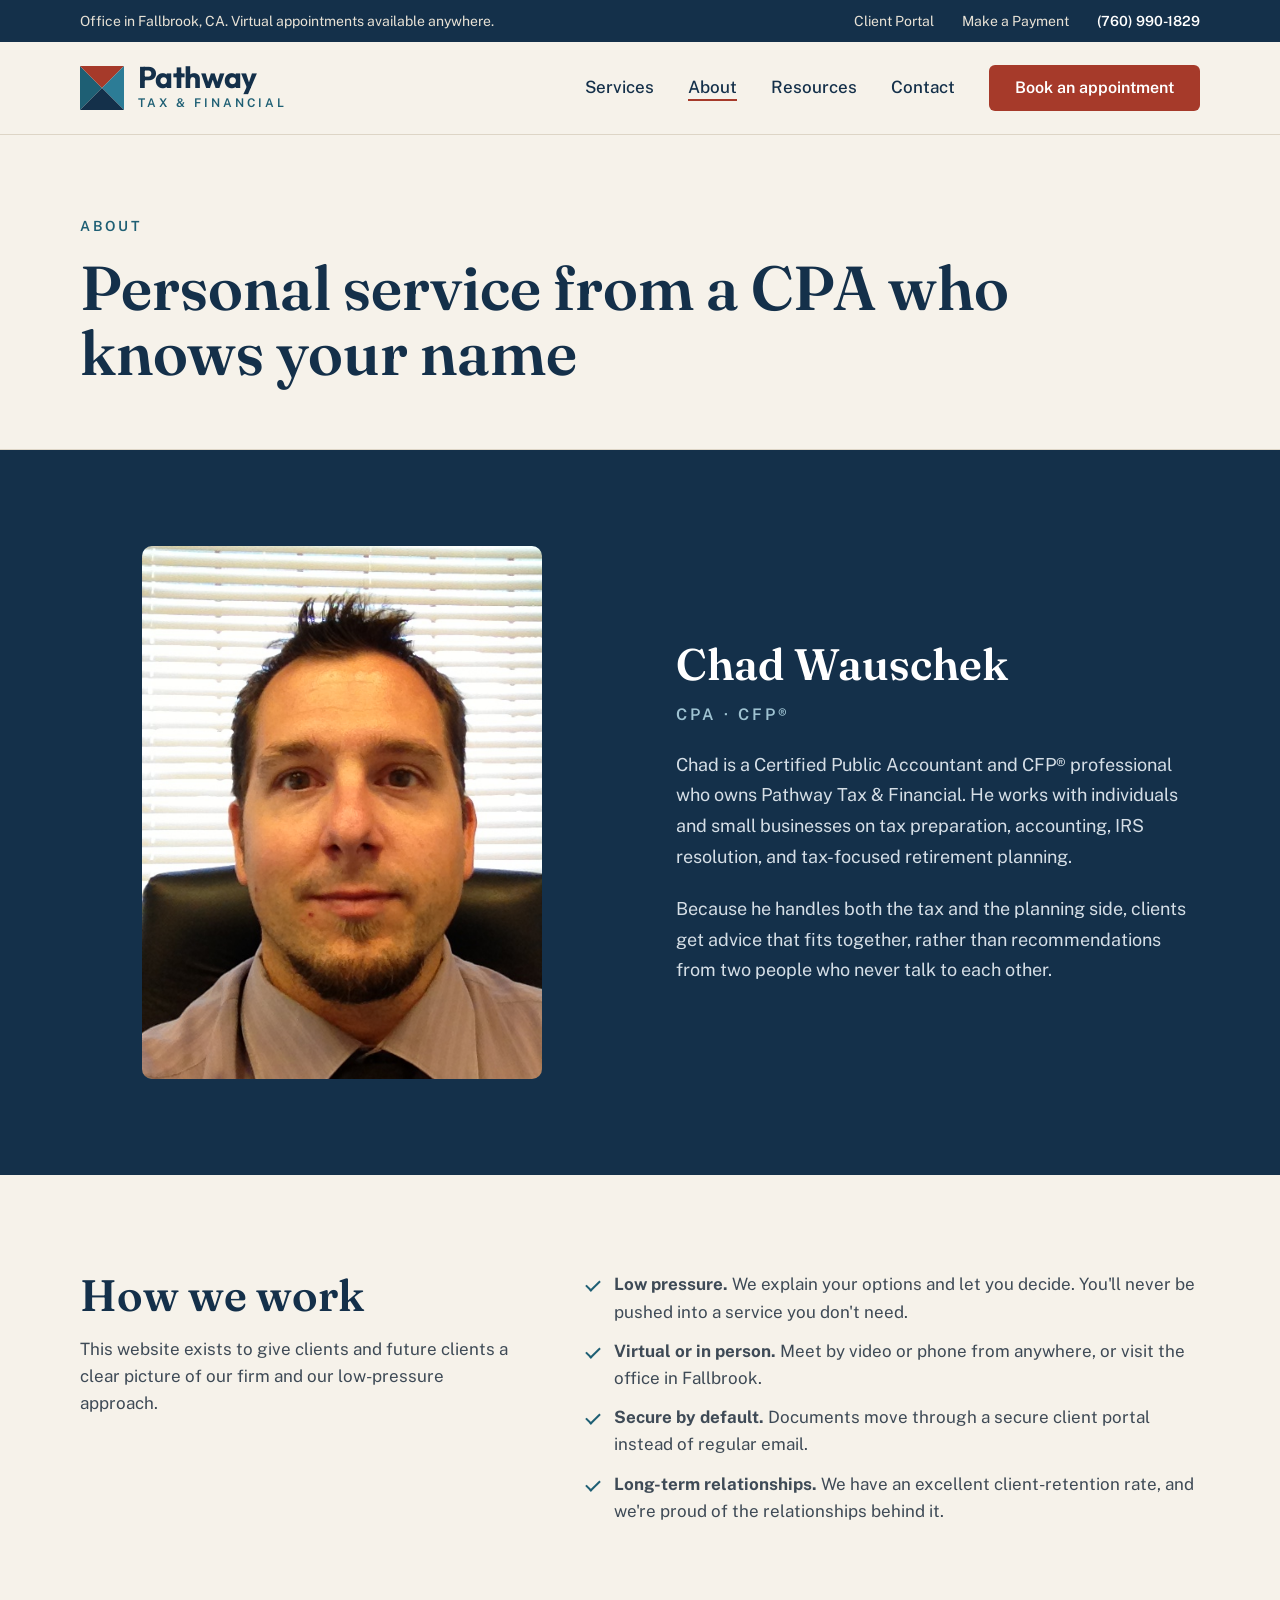
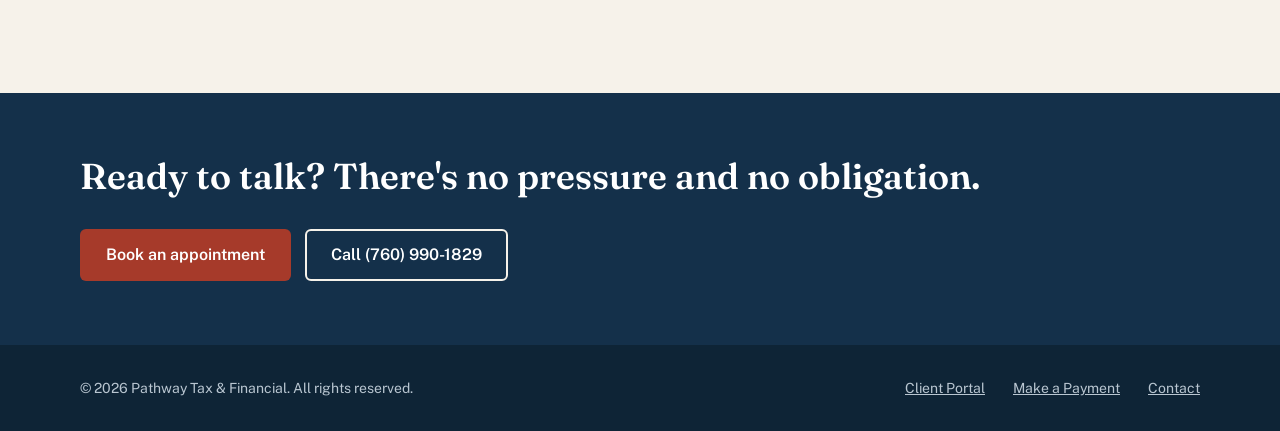
<file: about.html>
<!doctype html>
<html lang="en">
<head>
<meta charset="utf-8">
<meta name="viewport" content="width=device-width, initial-scale=1">
<title>About | Pathway Tax & Financial</title>
<meta name="description" content="Meet Chad Wauschek, CPA, CFP®, owner of Pathway Tax & Financial.">
<link rel="icon" href="images/favicon.svg" type="image/svg+xml">
<link rel="preconnect" href="https://fonts.googleapis.com">
<link rel="preconnect" href="https://fonts.gstatic.com" crossorigin>
<link rel="stylesheet" href="https://fonts.googleapis.com/css2?family=Fraunces:opsz,wght@9..144,400;9..144,600&family=Public+Sans:wght@400;500;600;700&family=Outfit:wght@700&display=swap">
<link rel="stylesheet" href="styles.css">
</head>
<body>
<div class="topbar">
  <div class="wrap">
    <span>Office in Fallbrook, CA. Virtual appointments available anywhere.</span>
    <div class="topbar-links">
      <a href="https://pathwaytax.clientportal.com">Client Portal</a>
      <a href="https://connect.ebizcharge.net/EbizLogin.aspx/PathwayTaxFinancial">Make a Payment</a>
      <a class="phone" href="tel:+17609901829">(760) 990-1829</a>
    </div>
  </div>
</div>
<header class="header">
  <div class="wrap">
    <a class="logo" href="index.html" aria-label="Pathway Tax &amp; Financial home">
      <svg viewBox="0 0 44 44" aria-hidden="true"><polygon points="0,0 22,22 0,44" fill="#1E5F74"/><polygon points="0,0 22,22 44,0" fill="#A63A2A"/><polygon points="44,0 22,22 44,44" fill="#2C7C96"/><polygon points="0,44 22,22 44,44" fill="#14304A"/></svg>
      <span class="logo-text"><span class="logo-name">Pathway</span><span class="logo-sub">Tax &amp; Financial</span></span>
    </a>
    <button class="menu-toggle" type="button" aria-label="Open menu" aria-expanded="false" aria-controls="site-nav">
      <svg width="24" height="24" viewBox="0 0 24 24" fill="none" stroke="currentColor" stroke-width="2" stroke-linecap="round" aria-hidden="true"><path d="M4 7h16M4 12h16M4 17h16"/></svg>
    </button>
    <nav class="nav" id="site-nav" aria-label="Main">
      <a href="services.html">Services</a>
      <a href="about.html" aria-current="page">About</a>
      <a href="resources.html">Resources</a>
      <a href="contact.html">Contact</a>
      <a class="btn btn--primary" href="contact.html#book">Book an appointment</a>
    </nav>
  </div>
</header>
<main>

<section class="page-head">
  <div class="wrap">
    <span class="kicker">About</span>
    <h1>Personal service from a CPA who knows your name</h1>
  </div>
</section>
<section class="section section--navy about">
  <div class="wrap">
    <div class="photo "><svg viewBox="0 0 44 44" aria-hidden="true"><polygon points="0,0 22,22 0,44" fill="#1E5F74"/><polygon points="0,0 22,22 44,0" fill="#A63A2A"/><polygon points="44,0 22,22 44,44" fill="#2C7C96"/><polygon points="0,44 22,22 44,44" fill="#14304A"/></svg><img src="images/headshot.jpg" alt="Chad Wauschek, CPA, CFP®" onerror="this.remove()"></div>
    <div class="about-copy">
      <h2>Chad Wauschek</h2>
      <span class="creds">CPA &middot; CFP®</span>
      <p>Chad is a Certified Public Accountant and CFP® professional who owns Pathway Tax &amp; Financial. He works with individuals and small businesses on tax preparation, accounting, IRS resolution, and tax-focused retirement planning.</p>
      <p>Because he handles both the tax and the planning side, clients get advice that fits together, rather than recommendations from two people who never talk to each other.</p>
    </div>
  </div>
</section>
<section class="section">
  <div class="wrap">
    <div class="detail" style="padding-top:0">
      <div class="detail-intro"><h2>How we work</h2><p>This website exists to give clients and future clients a clear picture of our firm and our low-pressure approach.</p></div>
      <div class="detail-body">
        <ul class="ticks">
          <li><strong>Low pressure.</strong> We explain your options and let you decide. You'll never be pushed into a service you don't need.</li>
          <li><strong>Virtual or in person.</strong> Meet by video or phone from anywhere, or visit the office in Fallbrook.</li>
          <li><strong>Secure by default.</strong> Documents move through a secure client portal instead of regular email.</li>
          <li><strong>Long-term relationships.</strong> We have an excellent client-retention rate, and we're proud of the relationships behind it.</li>
        </ul>
      </div>
    </div>
  </div>
</section>
<section class="cta-strip">
  <div class="wrap">
    <h2>Ready to talk? There's no pressure and no obligation.</h2>
    <div class="btn-row">
      <a class="btn btn--primary" href="contact.html#book">Book an appointment</a>
      <a class="btn btn--light" href="tel:+17609901829">Call (760) 990-1829</a>
    </div>
  </div>
</section>
</main>
<footer class="footer">
  <div class="wrap">
    <span>&copy; <span id="year">2026</span> Pathway Tax &amp; Financial. All rights reserved.</span>
    <div class="footer-links">
      <a href="https://pathwaytax.clientportal.com">Client Portal</a>
      <a href="https://connect.ebizcharge.net/EbizLogin.aspx/PathwayTaxFinancial">Make a Payment</a>
      <a href="contact.html">Contact</a>
    </div>
  </div>
</footer>
<script>
  (function () {
    var btn = document.querySelector('.menu-toggle');
    var nav = document.getElementById('site-nav');
    btn.addEventListener('click', function () {
      var open = nav.classList.toggle('open');
      btn.setAttribute('aria-expanded', open ? 'true' : 'false');
      btn.setAttribute('aria-label', open ? 'Close menu' : 'Open menu');
    });
    document.getElementById('year').textContent = new Date().getFullYear();
  })();
</script>
</body>
</html>
</file>
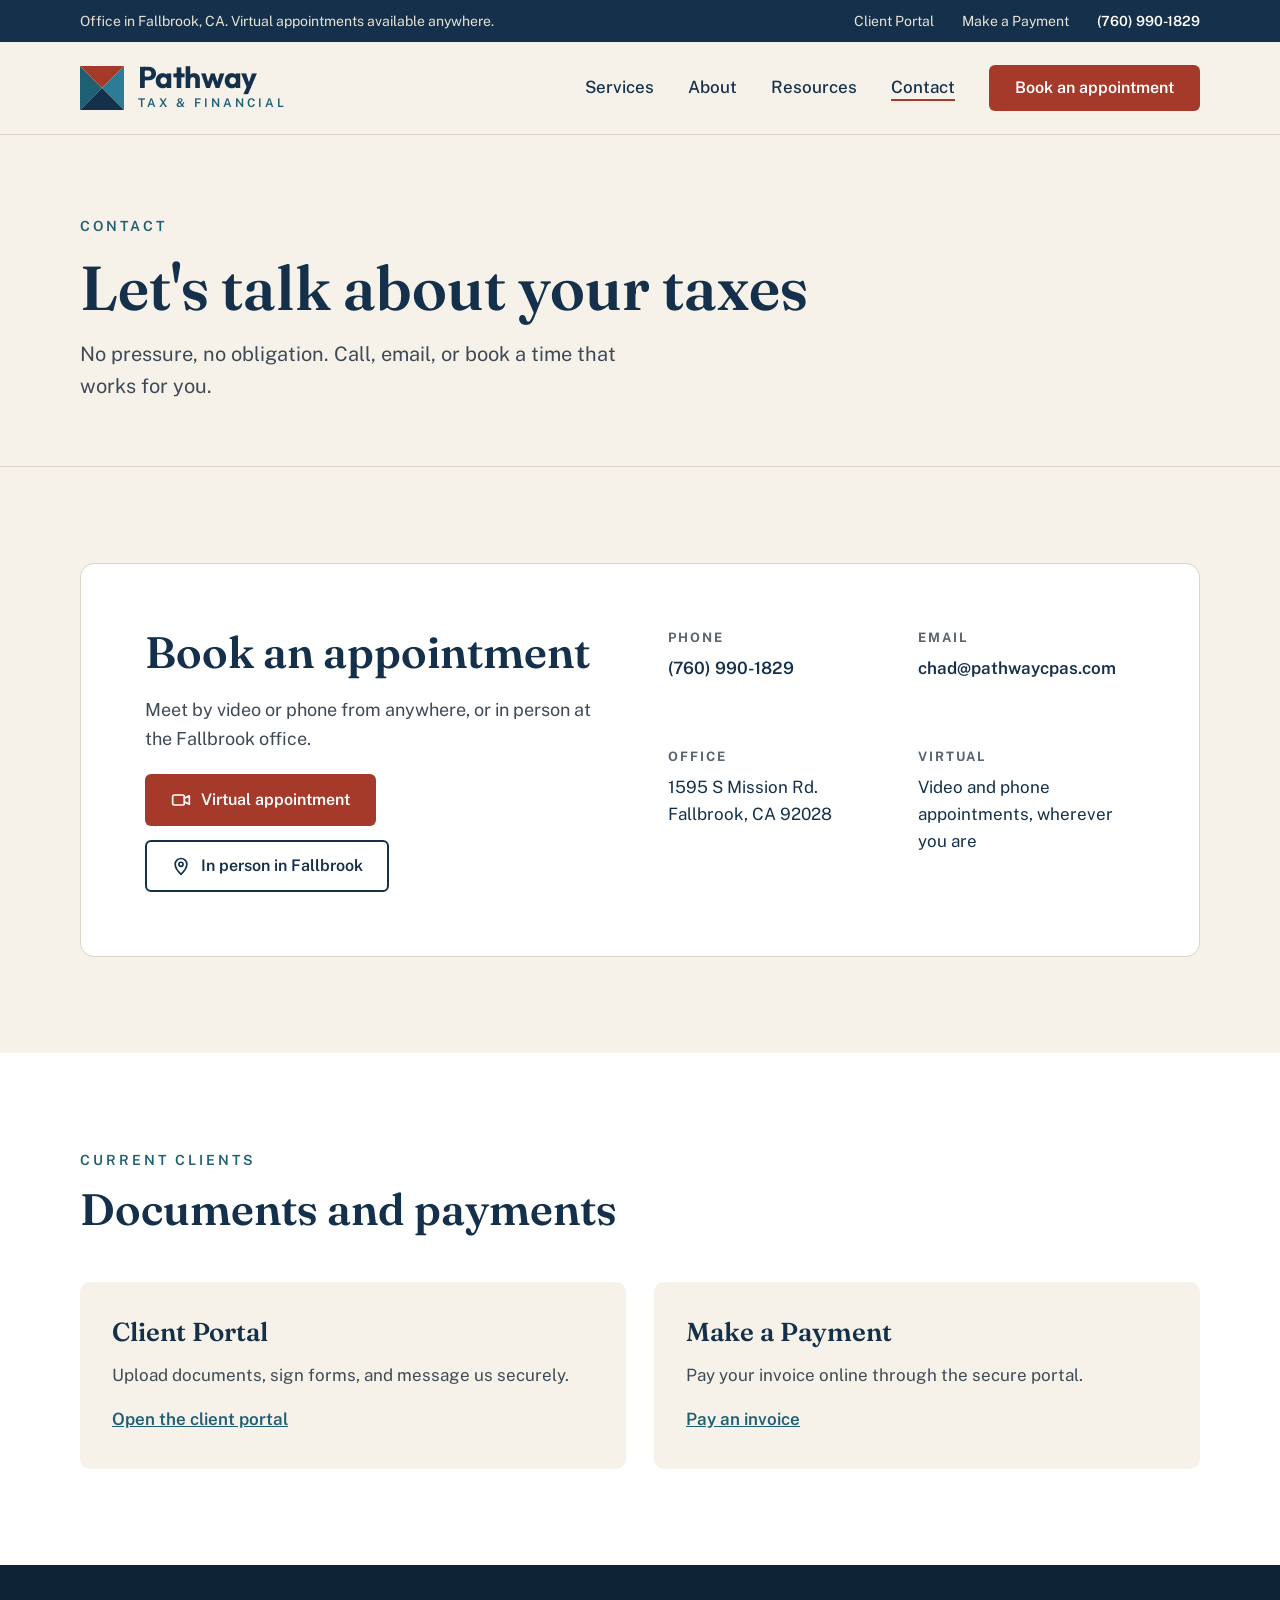
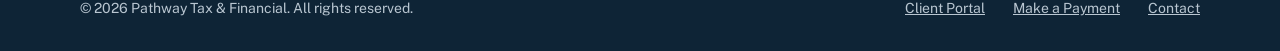
<file: contact.html>
<!doctype html>
<html lang="en">
<head>
<meta charset="utf-8">
<meta name="viewport" content="width=device-width, initial-scale=1">
<title>Contact | Pathway Tax & Financial</title>
<meta name="description" content="Call (760) 990-1829, email chad@pathwaycpas.com, or book a virtual or in-person appointment in Fallbrook, CA.">
<link rel="icon" href="images/favicon.svg" type="image/svg+xml">
<link rel="preconnect" href="https://fonts.googleapis.com">
<link rel="preconnect" href="https://fonts.gstatic.com" crossorigin>
<link rel="stylesheet" href="https://fonts.googleapis.com/css2?family=Fraunces:opsz,wght@9..144,400;9..144,600&family=Public+Sans:wght@400;500;600;700&family=Outfit:wght@700&display=swap">
<link rel="stylesheet" href="styles.css">
</head>
<body>
<div class="topbar">
  <div class="wrap">
    <span>Office in Fallbrook, CA. Virtual appointments available anywhere.</span>
    <div class="topbar-links">
      <a href="https://pathwaytax.clientportal.com">Client Portal</a>
      <a href="https://connect.ebizcharge.net/EbizLogin.aspx/PathwayTaxFinancial">Make a Payment</a>
      <a class="phone" href="tel:+17609901829">(760) 990-1829</a>
    </div>
  </div>
</div>
<header class="header">
  <div class="wrap">
    <a class="logo" href="index.html" aria-label="Pathway Tax &amp; Financial home">
      <svg viewBox="0 0 44 44" aria-hidden="true"><polygon points="0,0 22,22 0,44" fill="#1E5F74"/><polygon points="0,0 22,22 44,0" fill="#A63A2A"/><polygon points="44,0 22,22 44,44" fill="#2C7C96"/><polygon points="0,44 22,22 44,44" fill="#14304A"/></svg>
      <span class="logo-text"><span class="logo-name">Pathway</span><span class="logo-sub">Tax &amp; Financial</span></span>
    </a>
    <button class="menu-toggle" type="button" aria-label="Open menu" aria-expanded="false" aria-controls="site-nav">
      <svg width="24" height="24" viewBox="0 0 24 24" fill="none" stroke="currentColor" stroke-width="2" stroke-linecap="round" aria-hidden="true"><path d="M4 7h16M4 12h16M4 17h16"/></svg>
    </button>
    <nav class="nav" id="site-nav" aria-label="Main">
      <a href="services.html">Services</a>
      <a href="about.html">About</a>
      <a href="resources.html">Resources</a>
      <a href="contact.html" aria-current="page">Contact</a>
      <a class="btn btn--primary" href="contact.html#book">Book an appointment</a>
    </nav>
  </div>
</header>
<main>

<section class="page-head">
  <div class="wrap">
    <span class="kicker">Contact</span>
    <h1>Let's talk about your taxes</h1>
    <p class="lede">No pressure, no obligation. Call, email, or book a time that works for you.</p>
  </div>
</section>
<section class="section">
  <div class="wrap">
    <div class="contact-card" id="book">
      <div class="lead">
        <h2>Book an appointment</h2>
        <p>Meet by video or phone from anywhere, or in person at the Fallbrook office.</p>
        <div class="btn-row">
          <a class="btn btn--primary" href="tel:+17609901829"><svg viewBox="0 0 24 24" fill="none" stroke="currentColor" stroke-width="2" stroke-linecap="round" stroke-linejoin="round" aria-hidden="true"><rect x="2" y="6" width="14" height="12" rx="2"/><path d="M16 10l6-3v10l-6-3"/></svg>Virtual appointment</a>
          <a class="btn btn--outline" href="tel:+17609901829"><svg viewBox="0 0 24 24" fill="none" stroke="currentColor" stroke-width="2" stroke-linecap="round" stroke-linejoin="round" aria-hidden="true"><path d="M12 22s7-6.5 7-12a7 7 0 0 0-14 0c0 5.5 7 12 7 12z"/><circle cx="12" cy="10" r="2.5"/></svg>In person in Fallbrook</a>
        </div>
      </div>
      <div class="contact-facts">
  <div class="fact"><span class="fact-label">Phone</span><a href="tel:+17609901829">(760) 990-1829</a></div>
  <div class="fact"><span class="fact-label">Email</span><a href="mailto:chad@pathwaycpas.com">chad@pathwaycpas.com</a></div>
  <div class="fact"><span class="fact-label">Office</span><span>1595 S Mission Rd.<br>Fallbrook, CA 92028</span></div>
  <div class="fact"><span class="fact-label">Virtual</span><span>Video and phone appointments, wherever you are</span></div>
</div>
    </div>
  </div>
</section>
<section class="section section--white">
  <div class="wrap">
    <div class="section-head"><div class="stack"><span class="kicker">Current clients</span><h2>Documents and payments</h2></div></div>
    <div class="service-grid">
      <div class="service-card">
        <h3>Client Portal</h3>
        <p>Upload documents, sign forms, and message us securely.</p>
        <a href="https://pathwaytax.clientportal.com">Open the client portal</a>
      </div>
      <div class="service-card">
        <h3>Make a Payment</h3>
        <p>Pay your invoice online through the secure portal.</p>
        <a href="https://connect.ebizcharge.net/EbizLogin.aspx/PathwayTaxFinancial">Pay an invoice</a>
      </div>
    </div>
  </div>
</section>
</main>
<footer class="footer">
  <div class="wrap">
    <span>&copy; <span id="year">2026</span> Pathway Tax &amp; Financial. All rights reserved.</span>
    <div class="footer-links">
      <a href="https://pathwaytax.clientportal.com">Client Portal</a>
      <a href="https://connect.ebizcharge.net/EbizLogin.aspx/PathwayTaxFinancial">Make a Payment</a>
      <a href="contact.html">Contact</a>
    </div>
  </div>
</footer>
<script>
  (function () {
    var btn = document.querySelector('.menu-toggle');
    var nav = document.getElementById('site-nav');
    btn.addEventListener('click', function () {
      var open = nav.classList.toggle('open');
      btn.setAttribute('aria-expanded', open ? 'true' : 'false');
      btn.setAttribute('aria-label', open ? 'Close menu' : 'Open menu');
    });
    document.getElementById('year').textContent = new Date().getFullYear();
  })();
</script>
</body>
</html>
</file>
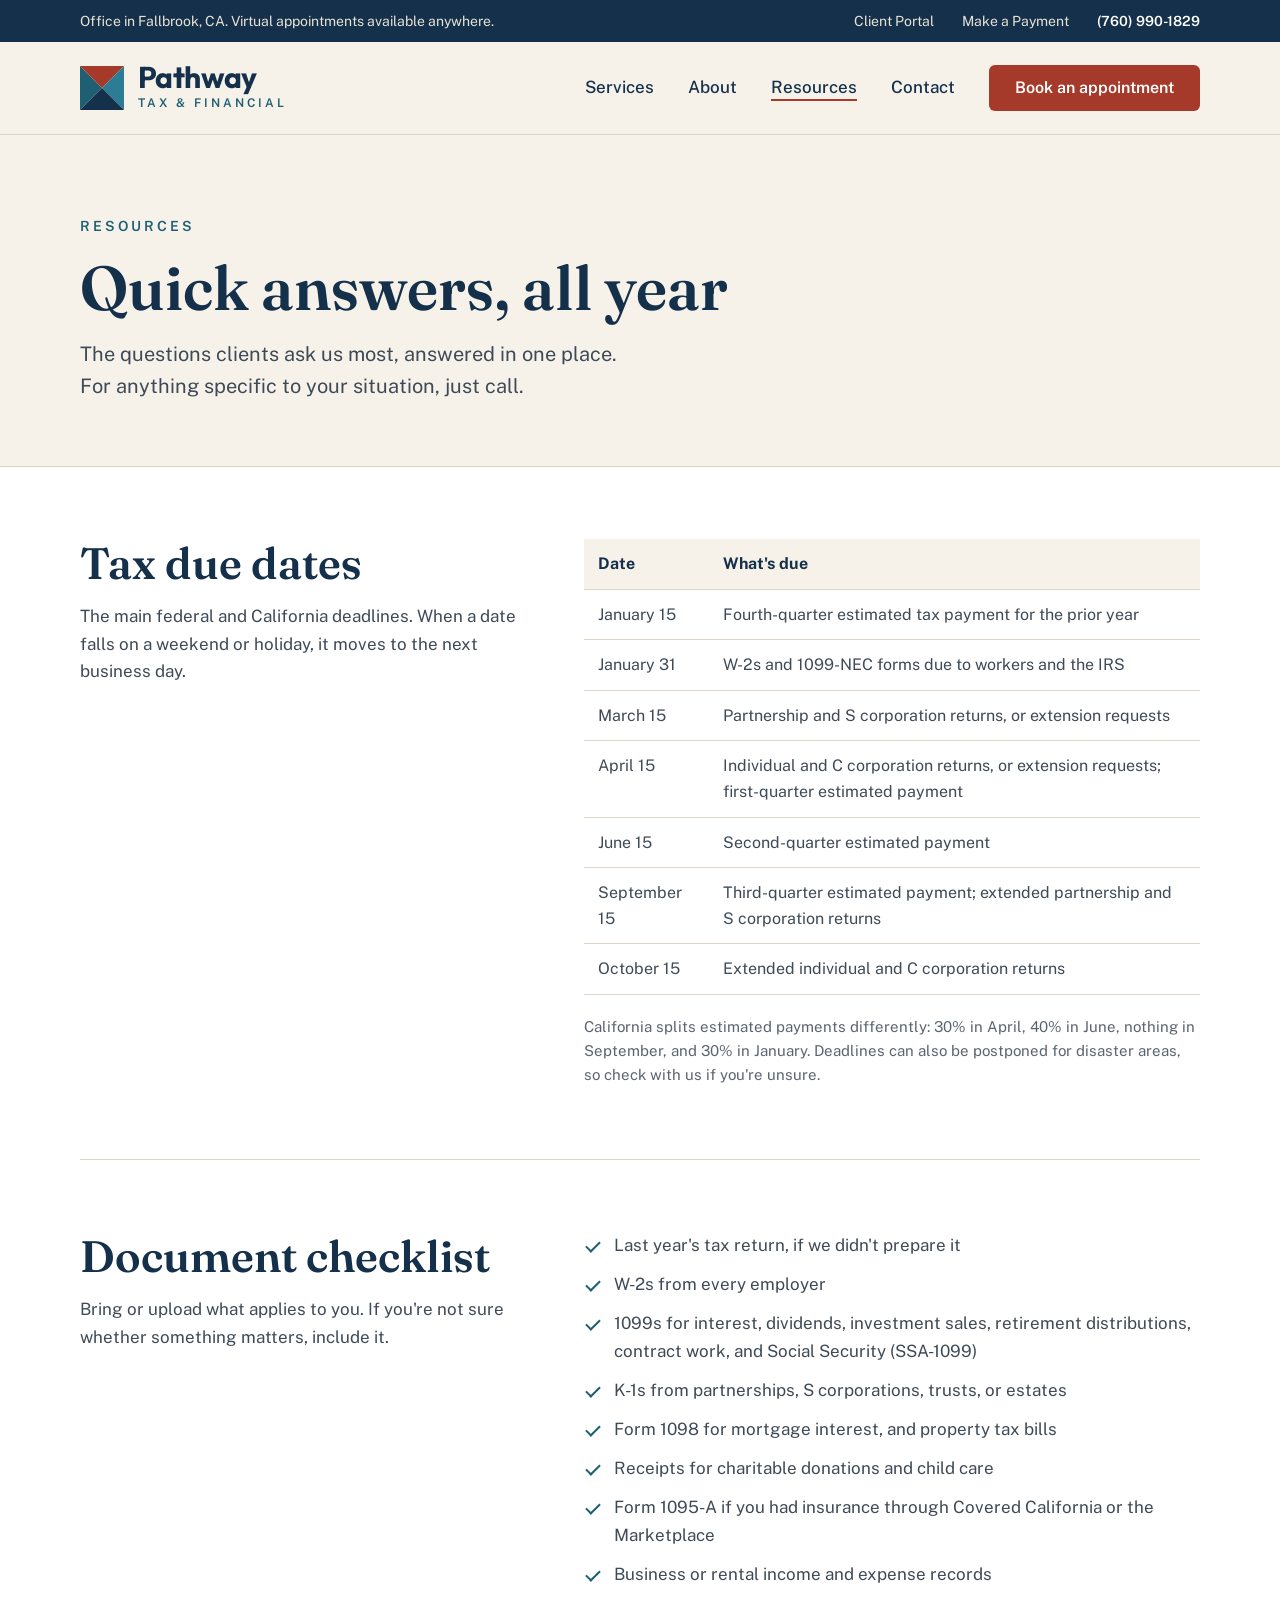
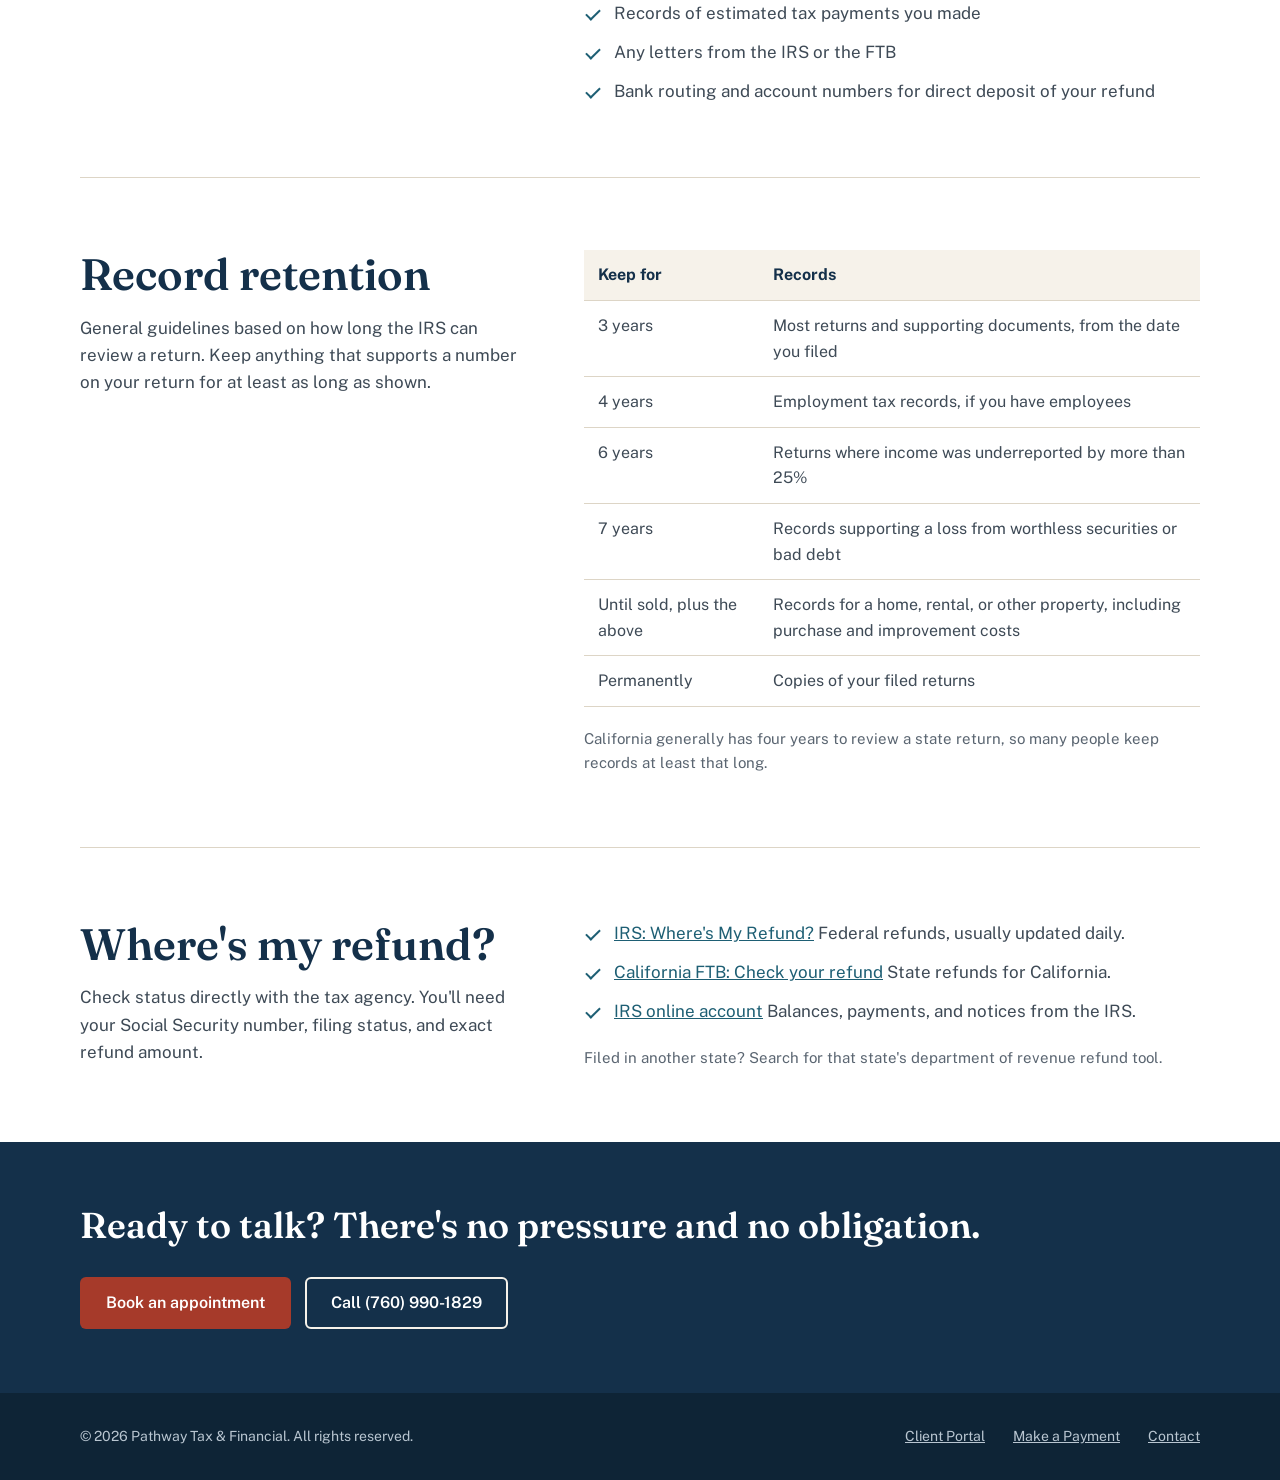
<file: resources.html>
<!doctype html>
<html lang="en">
<head>
<meta charset="utf-8">
<meta name="viewport" content="width=device-width, initial-scale=1">
<title>Resources | Pathway Tax & Financial</title>
<meta name="description" content="Tax due dates, a document checklist, record retention guidelines, and refund status links.">
<link rel="icon" href="images/favicon.svg" type="image/svg+xml">
<link rel="preconnect" href="https://fonts.googleapis.com">
<link rel="preconnect" href="https://fonts.gstatic.com" crossorigin>
<link rel="stylesheet" href="https://fonts.googleapis.com/css2?family=Fraunces:opsz,wght@9..144,400;9..144,600&family=Public+Sans:wght@400;500;600;700&family=Outfit:wght@700&display=swap">
<link rel="stylesheet" href="styles.css">
</head>
<body>
<div class="topbar">
  <div class="wrap">
    <span>Office in Fallbrook, CA. Virtual appointments available anywhere.</span>
    <div class="topbar-links">
      <a href="https://pathwaytax.clientportal.com">Client Portal</a>
      <a href="https://connect.ebizcharge.net/EbizLogin.aspx/PathwayTaxFinancial">Make a Payment</a>
      <a class="phone" href="tel:+17609901829">(760) 990-1829</a>
    </div>
  </div>
</div>
<header class="header">
  <div class="wrap">
    <a class="logo" href="index.html" aria-label="Pathway Tax &amp; Financial home">
      <svg viewBox="0 0 44 44" aria-hidden="true"><polygon points="0,0 22,22 0,44" fill="#1E5F74"/><polygon points="0,0 22,22 44,0" fill="#A63A2A"/><polygon points="44,0 22,22 44,44" fill="#2C7C96"/><polygon points="0,44 22,22 44,44" fill="#14304A"/></svg>
      <span class="logo-text"><span class="logo-name">Pathway</span><span class="logo-sub">Tax &amp; Financial</span></span>
    </a>
    <button class="menu-toggle" type="button" aria-label="Open menu" aria-expanded="false" aria-controls="site-nav">
      <svg width="24" height="24" viewBox="0 0 24 24" fill="none" stroke="currentColor" stroke-width="2" stroke-linecap="round" aria-hidden="true"><path d="M4 7h16M4 12h16M4 17h16"/></svg>
    </button>
    <nav class="nav" id="site-nav" aria-label="Main">
      <a href="services.html">Services</a>
      <a href="about.html">About</a>
      <a href="resources.html" aria-current="page">Resources</a>
      <a href="contact.html">Contact</a>
      <a class="btn btn--primary" href="contact.html#book">Book an appointment</a>
    </nav>
  </div>
</header>
<main>

<section class="page-head">
  <div class="wrap">
    <span class="kicker">Resources</span>
    <h1>Quick answers, all year</h1>
    <p class="lede">The questions clients ask us most, answered in one place. For anything specific to your situation, just call.</p>
  </div>
</section>
<section class="section--white">
  <div class="wrap">

<div class="detail" id="due-dates">
  <div class="detail-intro"><h2>Tax due dates</h2><p>The main federal and California deadlines. When a date falls on a weekend or holiday, it moves to the next business day.</p></div>
  <div class="detail-body">
    <div class="table-wrap"><table>
      <thead><tr><th>Date</th><th>What's due</th></tr></thead>
      <tbody>
        <tr><td>January 15</td><td>Fourth-quarter estimated tax payment for the prior year</td></tr>
        <tr><td>January 31</td><td>W-2s and 1099-NEC forms due to workers and the IRS</td></tr>
        <tr><td>March 15</td><td>Partnership and S corporation returns, or extension requests</td></tr>
        <tr><td>April 15</td><td>Individual and C corporation returns, or extension requests; first-quarter estimated payment</td></tr>
        <tr><td>June 15</td><td>Second-quarter estimated payment</td></tr>
        <tr><td>September 15</td><td>Third-quarter estimated payment; extended partnership and S corporation returns</td></tr>
        <tr><td>October 15</td><td>Extended individual and C corporation returns</td></tr>
      </tbody>
    </table></div>
    <p class="note">California splits estimated payments differently: 30% in April, 40% in June, nothing in September, and 30% in January. Deadlines can also be postponed for disaster areas, so check with us if you're unsure.</p>
  </div>
</div>

<div class="detail" id="checklist">
  <div class="detail-intro"><h2>Document checklist</h2><p>Bring or upload what applies to you. If you're not sure whether something matters, include it.</p></div>
  <div class="detail-body">
    <ul class="ticks">
      <li>Last year's tax return, if we didn't prepare it</li>
      <li>W-2s from every employer</li>
      <li>1099s for interest, dividends, investment sales, retirement distributions, contract work, and Social Security (SSA-1099)</li>
      <li>K-1s from partnerships, S corporations, trusts, or estates</li>
      <li>Form 1098 for mortgage interest, and property tax bills</li>
      <li>Receipts for charitable donations and child care</li>
      <li>Form 1095-A if you had insurance through Covered California or the Marketplace</li>
      <li>Business or rental income and expense records</li>
      <li>Records of estimated tax payments you made</li>
      <li>Any letters from the IRS or the FTB</li>
      <li>Bank routing and account numbers for direct deposit of your refund</li>
    </ul>
  </div>
</div>

<div class="detail" id="records">
  <div class="detail-intro"><h2>Record retention</h2><p>General guidelines based on how long the IRS can review a return. Keep anything that supports a number on your return for at least as long as shown.</p></div>
  <div class="detail-body">
    <div class="table-wrap"><table>
      <thead><tr><th>Keep for</th><th>Records</th></tr></thead>
      <tbody>
        <tr><td>3 years</td><td>Most returns and supporting documents, from the date you filed</td></tr>
        <tr><td>4 years</td><td>Employment tax records, if you have employees</td></tr>
        <tr><td>6 years</td><td>Returns where income was underreported by more than 25%</td></tr>
        <tr><td>7 years</td><td>Records supporting a loss from worthless securities or bad debt</td></tr>
        <tr><td>Until sold, plus the above</td><td>Records for a home, rental, or other property, including purchase and improvement costs</td></tr>
        <tr><td>Permanently</td><td>Copies of your filed returns</td></tr>
      </tbody>
    </table></div>
    <p class="note">California generally has four years to review a state return, so many people keep records at least that long.</p>
  </div>
</div>

<div class="detail" id="refunds">
  <div class="detail-intro"><h2>Where's my refund?</h2><p>Check status directly with the tax agency. You'll need your Social Security number, filing status, and exact refund amount.</p></div>
  <div class="detail-body">
    <ul class="ticks">
      <li><a href="https://www.irs.gov/wheres-my-refund">IRS: Where's My Refund?</a> Federal refunds, usually updated daily.</li>
      <li><a href="https://www.ftb.ca.gov/refund/">California FTB: Check your refund</a> State refunds for California.</li>
      <li><a href="https://www.irs.gov/payments/your-online-account">IRS online account</a> Balances, payments, and notices from the IRS.</li>
    </ul>
    <p class="note">Filed in another state? Search for that state's department of revenue refund tool.</p>
  </div>
</div>

  </div>
</section>
<section class="cta-strip">
  <div class="wrap">
    <h2>Ready to talk? There's no pressure and no obligation.</h2>
    <div class="btn-row">
      <a class="btn btn--primary" href="contact.html#book">Book an appointment</a>
      <a class="btn btn--light" href="tel:+17609901829">Call (760) 990-1829</a>
    </div>
  </div>
</section>
</main>
<footer class="footer">
  <div class="wrap">
    <span>&copy; <span id="year">2026</span> Pathway Tax &amp; Financial. All rights reserved.</span>
    <div class="footer-links">
      <a href="https://pathwaytax.clientportal.com">Client Portal</a>
      <a href="https://connect.ebizcharge.net/EbizLogin.aspx/PathwayTaxFinancial">Make a Payment</a>
      <a href="contact.html">Contact</a>
    </div>
  </div>
</footer>
<script>
  (function () {
    var btn = document.querySelector('.menu-toggle');
    var nav = document.getElementById('site-nav');
    btn.addEventListener('click', function () {
      var open = nav.classList.toggle('open');
      btn.setAttribute('aria-expanded', open ? 'true' : 'false');
      btn.setAttribute('aria-label', open ? 'Close menu' : 'Open menu');
    });
    document.getElementById('year').textContent = new Date().getFullYear();
  })();
</script>
</body>
</html>
</file>
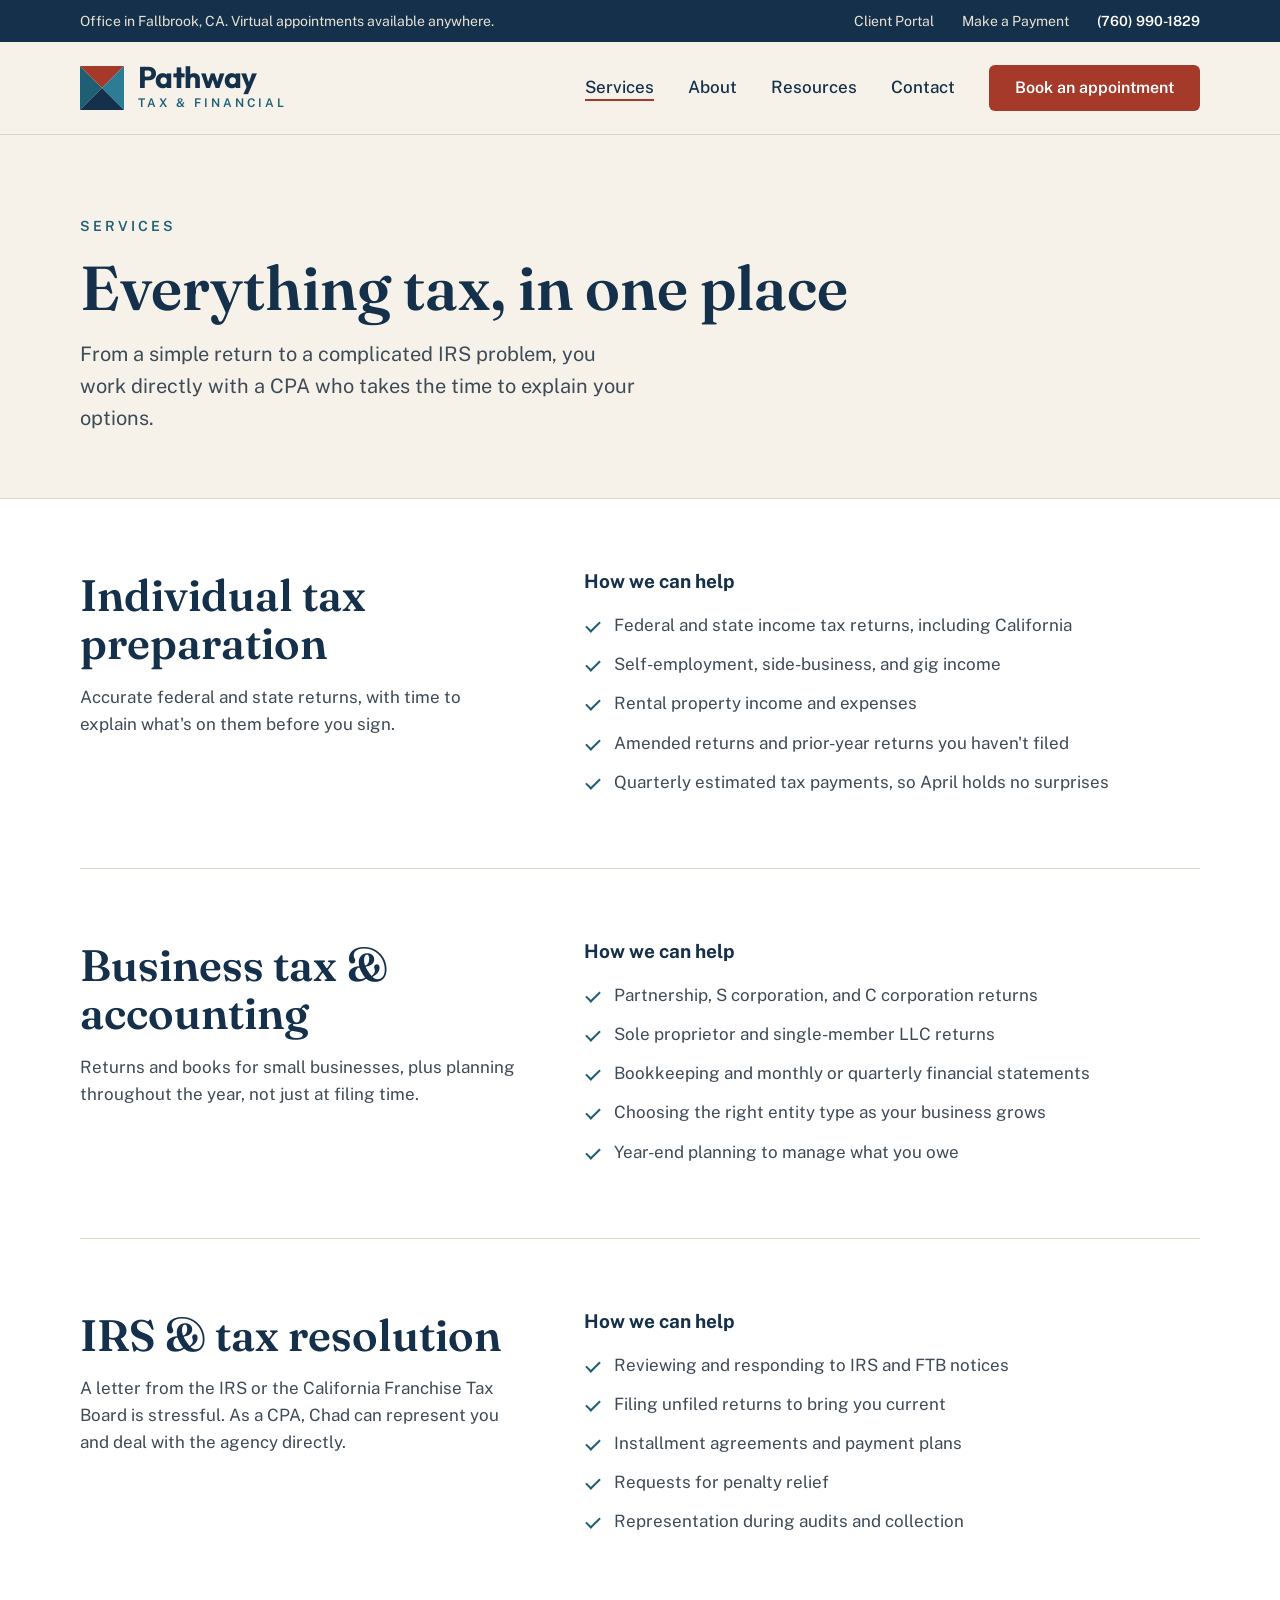
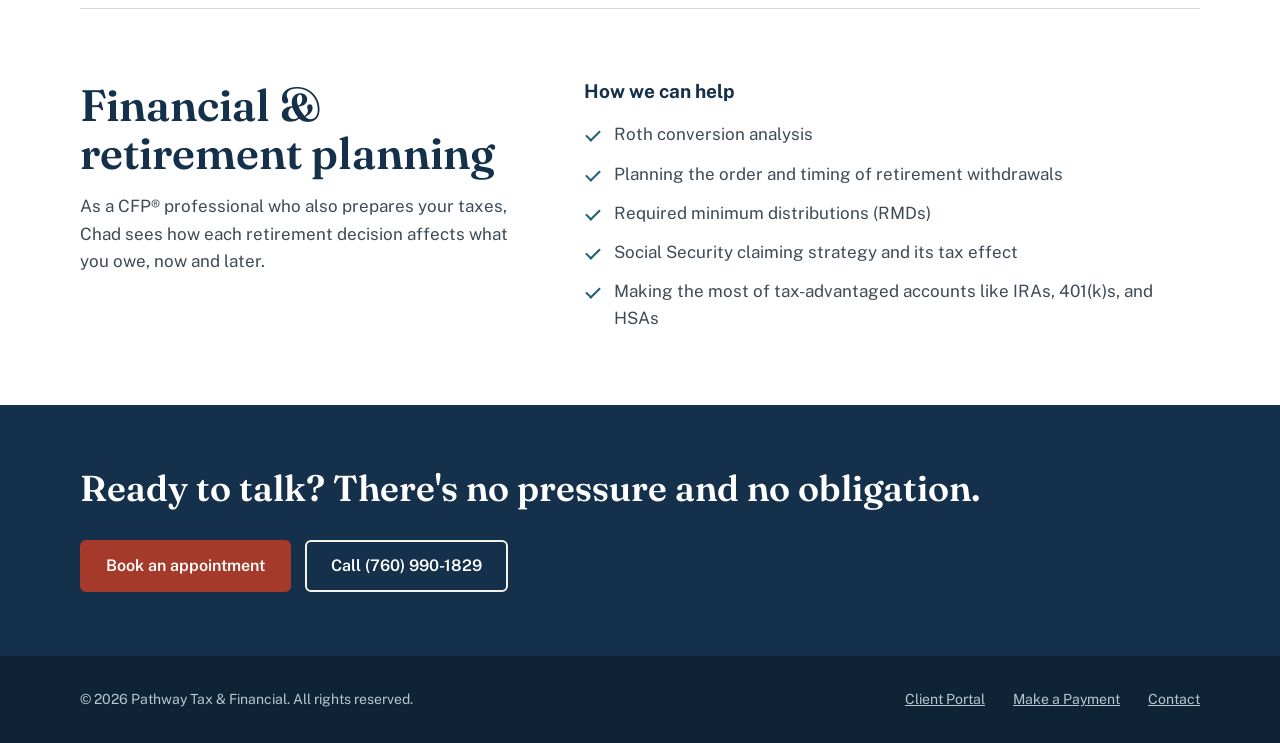
<file: services.html>
<!doctype html>
<html lang="en">
<head>
<meta charset="utf-8">
<meta name="viewport" content="width=device-width, initial-scale=1">
<title>Services | Pathway Tax & Financial</title>
<meta name="description" content="Individual and business tax preparation, accounting, IRS and FTB resolution, and tax-focused retirement planning.">
<link rel="icon" href="images/favicon.svg" type="image/svg+xml">
<link rel="preconnect" href="https://fonts.googleapis.com">
<link rel="preconnect" href="https://fonts.gstatic.com" crossorigin>
<link rel="stylesheet" href="https://fonts.googleapis.com/css2?family=Fraunces:opsz,wght@9..144,400;9..144,600&family=Public+Sans:wght@400;500;600;700&family=Outfit:wght@700&display=swap">
<link rel="stylesheet" href="styles.css">
</head>
<body>
<div class="topbar">
  <div class="wrap">
    <span>Office in Fallbrook, CA. Virtual appointments available anywhere.</span>
    <div class="topbar-links">
      <a href="https://pathwaytax.clientportal.com">Client Portal</a>
      <a href="https://connect.ebizcharge.net/EbizLogin.aspx/PathwayTaxFinancial">Make a Payment</a>
      <a class="phone" href="tel:+17609901829">(760) 990-1829</a>
    </div>
  </div>
</div>
<header class="header">
  <div class="wrap">
    <a class="logo" href="index.html" aria-label="Pathway Tax &amp; Financial home">
      <svg viewBox="0 0 44 44" aria-hidden="true"><polygon points="0,0 22,22 0,44" fill="#1E5F74"/><polygon points="0,0 22,22 44,0" fill="#A63A2A"/><polygon points="44,0 22,22 44,44" fill="#2C7C96"/><polygon points="0,44 22,22 44,44" fill="#14304A"/></svg>
      <span class="logo-text"><span class="logo-name">Pathway</span><span class="logo-sub">Tax &amp; Financial</span></span>
    </a>
    <button class="menu-toggle" type="button" aria-label="Open menu" aria-expanded="false" aria-controls="site-nav">
      <svg width="24" height="24" viewBox="0 0 24 24" fill="none" stroke="currentColor" stroke-width="2" stroke-linecap="round" aria-hidden="true"><path d="M4 7h16M4 12h16M4 17h16"/></svg>
    </button>
    <nav class="nav" id="site-nav" aria-label="Main">
      <a href="services.html" aria-current="page">Services</a>
      <a href="about.html">About</a>
      <a href="resources.html">Resources</a>
      <a href="contact.html">Contact</a>
      <a class="btn btn--primary" href="contact.html#book">Book an appointment</a>
    </nav>
  </div>
</header>
<main>

<section class="page-head">
  <div class="wrap">
    <span class="kicker">Services</span>
    <h1>Everything tax, in one place</h1>
    <p class="lede">From a simple return to a complicated IRS problem, you work directly with a CPA who takes the time to explain your options.</p>
  </div>
</section>
<section class="section--white">
  <div class="wrap">
<div class="detail" id="individual">
  <div class="detail-intro"><h2>Individual tax preparation</h2><p>Accurate federal and state returns, with time to explain what's on them before you sign.</p></div>
  <div class="detail-body"><h3>How we can help</h3><ul class="ticks"><li>Federal and state income tax returns, including California</li><li>Self-employment, side-business, and gig income</li><li>Rental property income and expenses</li><li>Amended returns and prior-year returns you haven't filed</li><li>Quarterly estimated tax payments, so April holds no surprises</li></ul></div>
</div><div class="detail" id="business">
  <div class="detail-intro"><h2>Business tax &amp; accounting</h2><p>Returns and books for small businesses, plus planning throughout the year, not just at filing time.</p></div>
  <div class="detail-body"><h3>How we can help</h3><ul class="ticks"><li>Partnership, S corporation, and C corporation returns</li><li>Sole proprietor and single-member LLC returns</li><li>Bookkeeping and monthly or quarterly financial statements</li><li>Choosing the right entity type as your business grows</li><li>Year-end planning to manage what you owe</li></ul></div>
</div><div class="detail" id="resolution">
  <div class="detail-intro"><h2>IRS &amp; tax resolution</h2><p>A letter from the IRS or the California Franchise Tax Board is stressful. As a CPA, Chad can represent you and deal with the agency directly.</p></div>
  <div class="detail-body"><h3>How we can help</h3><ul class="ticks"><li>Reviewing and responding to IRS and FTB notices</li><li>Filing unfiled returns to bring you current</li><li>Installment agreements and payment plans</li><li>Requests for penalty relief</li><li>Representation during audits and collection</li></ul></div>
</div><div class="detail" id="planning">
  <div class="detail-intro"><h2>Financial &amp; retirement planning</h2><p>As a CFP® professional who also prepares your taxes, Chad sees how each retirement decision affects what you owe, now and later.</p></div>
  <div class="detail-body"><h3>How we can help</h3><ul class="ticks"><li>Roth conversion analysis</li><li>Planning the order and timing of retirement withdrawals</li><li>Required minimum distributions (RMDs)</li><li>Social Security claiming strategy and its tax effect</li><li>Making the most of tax-advantaged accounts like IRAs, 401(k)s, and HSAs</li></ul></div>
</div>
  </div>
</section>
<section class="cta-strip">
  <div class="wrap">
    <h2>Ready to talk? There's no pressure and no obligation.</h2>
    <div class="btn-row">
      <a class="btn btn--primary" href="contact.html#book">Book an appointment</a>
      <a class="btn btn--light" href="tel:+17609901829">Call (760) 990-1829</a>
    </div>
  </div>
</section>
</main>
<footer class="footer">
  <div class="wrap">
    <span>&copy; <span id="year">2026</span> Pathway Tax &amp; Financial. All rights reserved.</span>
    <div class="footer-links">
      <a href="https://pathwaytax.clientportal.com">Client Portal</a>
      <a href="https://connect.ebizcharge.net/EbizLogin.aspx/PathwayTaxFinancial">Make a Payment</a>
      <a href="contact.html">Contact</a>
    </div>
  </div>
</footer>
<script>
  (function () {
    var btn = document.querySelector('.menu-toggle');
    var nav = document.getElementById('site-nav');
    btn.addEventListener('click', function () {
      var open = nav.classList.toggle('open');
      btn.setAttribute('aria-expanded', open ? 'true' : 'false');
      btn.setAttribute('aria-label', open ? 'Close menu' : 'Open menu');
    });
    document.getElementById('year').textContent = new Date().getFullYear();
  })();
</script>
</body>
</html>
</file>
<file: styles.css>
/* Pathway Tax & Financial — site styles */

:root {
  --ink: #14304A;
  --ink-deep: #0E2436;
  --teal: #1E5F74;
  --teal-light: #9FC3D2;
  --accent: #A63A2A;
  --accent-dark: #8A2F21;
  --ground: #F6F2EA;
  --sand: #DCD3C2;
  --line: #DDD5C6;
  --body: #3E4A56;
  --muted: #5A6571;
  --white: #FFFFFF;
  --serif: 'Fraunces', Georgia, 'Times New Roman', serif;
  --sans: 'Public Sans', 'Helvetica Neue', Arial, sans-serif;
  --logo: 'Outfit', 'Public Sans', Arial, sans-serif;
  --wrap: 1120px;
}

*, *::before, *::after { box-sizing: border-box; }
html { -webkit-text-size-adjust: 100%; }
body {
  margin: 0;
  background: var(--ground);
  color: var(--ink);
  font-family: var(--sans);
  font-size: 17px;
  line-height: 1.6;
}
img { max-width: 100%; display: block; }
a { color: var(--teal); }
a:hover { color: var(--ink); }
:focus-visible { outline: 3px solid var(--teal); outline-offset: 3px; }

h1, h2, h3 { font-family: var(--serif); font-weight: 600; line-height: 1.1; margin: 0; }
h1 { font-size: clamp(40px, 5.2vw, 62px); line-height: 1.05; }
h2 { font-size: clamp(30px, 3.6vw, 44px); }
h3 { font-size: clamp(22px, 2.2vw, 26px); }
p { margin: 0; }

.wrap { width: 100%; max-width: calc(var(--wrap) + 160px); margin: 0 auto; padding: 0 80px; }
.section { padding: 96px 0; }
.section--white { background: var(--white); }
.section--navy { background: var(--ink); color: var(--ground); }
.kicker { font-size: 14px; letter-spacing: 3px; text-transform: uppercase; font-weight: 600; color: var(--teal); }
.section--navy .kicker { color: var(--teal-light); }
.stack { display: flex; flex-direction: column; gap: 14px; }
.lede { font-size: 20px; color: var(--body); max-width: 560px; }

/* Buttons */
.btn {
  display: inline-flex; align-items: center; justify-content: center; gap: 10px;
  min-height: 52px; padding: 0 24px; border-radius: 6px;
  font-weight: 600; font-size: 16px; text-decoration: none; border: 2px solid transparent;
}
.btn svg { width: 20px; height: 20px; flex-shrink: 0; }
.btn--primary { background: var(--accent); color: var(--white); }
.btn--primary:hover { background: var(--accent-dark); color: var(--white); }
.btn--outline { border-color: var(--ink); color: var(--ink); background: transparent; }
.btn--outline:hover { background: var(--ink); color: var(--white); }
.btn--light { border-color: var(--ground); color: var(--white); }
.btn--light:hover { background: var(--ground); color: var(--ink); }
.btn-row { display: flex; gap: 14px; flex-wrap: wrap; }

/* Top bar */
.topbar { background: var(--ink); color: #E8E2D6; font-size: 14px; }
.topbar .wrap { display: flex; justify-content: space-between; align-items: center; gap: 20px; padding-top: 10px; padding-bottom: 10px; }
.topbar a { color: #E8E2D6; text-decoration: none; }
.topbar a:hover { color: var(--white); text-decoration: underline; }
.topbar-links { display: flex; gap: 28px; align-items: center; }
.topbar .phone { color: var(--white); font-weight: 600; }

/* Header */
.header { border-bottom: 1px solid var(--line); background: var(--ground); position: relative; }
.header .wrap { display: flex; justify-content: space-between; align-items: center; padding-top: 20px; padding-bottom: 20px; }
.logo { display: flex; align-items: center; gap: 14px; text-decoration: none; color: var(--ink); }
.logo svg { width: 44px; height: 44px; flex-shrink: 0; }
.logo-text { display: flex; flex-direction: column; gap: 2px; }
.logo-name { font-family: var(--logo); font-size: 30px; font-weight: 700; letter-spacing: -0.6px; line-height: 1; }
.logo-sub { font-size: 12px; letter-spacing: 3px; text-transform: uppercase; color: var(--teal); font-weight: 600; }
.nav { display: flex; gap: 34px; align-items: center; font-weight: 500; }
.nav a { color: var(--ink); text-decoration: none; }
.nav a:hover, .nav a[aria-current="page"] { text-decoration: underline; text-underline-offset: 6px; text-decoration-thickness: 2px; text-decoration-color: var(--accent); }
.nav .btn { color: var(--white); text-decoration: none; min-height: 46px; }
.menu-toggle { display: none; }

/* Hero */
.hero { padding: 96px 0 104px; }
.hero .wrap { display: grid; grid-template-columns: repeat(2, minmax(0, 1fr)); gap: 64px; align-items: center; }
.hero-copy { display: flex; flex-direction: column; gap: 28px; }
.hero-call { font-size: 16px; color: var(--body); }
.hero-call a { color: var(--ink); font-weight: 600; }
.hero-visual { position: relative; min-height: 480px; }
.photo {
  position: relative; overflow: hidden; border-radius: 10px; background: var(--sand);
  display: flex; align-items: center; justify-content: center;
}
.photo > svg { width: 38%; max-width: 160px; opacity: 0.35; }
.photo img { position: absolute; inset: 0; width: 100%; height: 100%; object-fit: cover; }
.hero .photo { position: absolute; top: 0; right: 0; width: 88%; height: 440px; }
.client-box {
  position: absolute; bottom: 0; left: 0; width: 300px; padding: 24px 26px; border-radius: 10px;
  background: var(--ink); color: var(--ground); display: flex; flex-direction: column; gap: 8px;
}
.client-box strong { font-family: var(--serif); font-size: 22px; font-weight: 600; }
.client-box span { font-size: 15px; color: #D5DEE6; }
.client-box .links { display: flex; gap: 18px; margin-top: 6px; font-weight: 600; font-size: 15px; }
.client-box a { color: var(--white); }

/* Services */
.section-head { display: flex; justify-content: space-between; align-items: flex-end; gap: 40px; margin-bottom: 48px; }
.section-head a { font-weight: 600; }
.service-grid { display: grid; grid-template-columns: repeat(2, minmax(0, 1fr)); gap: 28px; }
.service-card { display: flex; flex-direction: column; gap: 16px; padding: 36px 32px; background: var(--ground); border-radius: 10px; }
.service-card p { color: var(--body); }
.service-card > a { font-weight: 600; margin-top: auto; }
.icon-dot { width: 52px; height: 52px; border-radius: 26px; background: var(--ink); color: var(--white); display: flex; align-items: center; justify-content: center; }
.icon-dot svg { width: 24px; height: 24px; }
.icon-dot--accent { background: var(--accent); }
.icon-dot--teal { background: var(--teal); }
.card-top { display: flex; justify-content: space-between; align-items: center; gap: 12px; }
.badge { font-size: 13px; letter-spacing: 2px; font-weight: 700; color: var(--teal); padding: 6px 12px; border: 1px solid var(--teal); border-radius: 999px; white-space: nowrap; }

/* Steps */
.steps-head { text-align: center; margin-bottom: 48px; align-items: center; }
.steps { display: grid; grid-template-columns: repeat(3, minmax(0, 1fr)); gap: 48px; }
.step { display: flex; flex-direction: column; gap: 12px; }
.step-num { font-family: var(--serif); font-size: 56px; color: var(--accent); line-height: 1; }
.step h3 { font-family: var(--sans); font-size: 21px; font-weight: 700; }
.step p { color: var(--body); }

/* About */
.about .wrap { display: grid; grid-template-columns: repeat(2, minmax(0, 1fr)); gap: 72px; align-items: center; }
.about .photo { width: 100%; max-width: 400px; aspect-ratio: 3 / 4; justify-self: center; background: #25445F; }
.about .photo img { object-position: center 30%; }
.about .photo > svg { opacity: 0.5; }
.about-copy { display: flex; flex-direction: column; gap: 22px; }
.about-copy h2 { color: var(--white); }
.creds { margin-top: -8px; font-size: 16px; letter-spacing: 3px; font-weight: 600; color: var(--teal-light); }
.about-copy p { font-size: 18px; line-height: 1.7; color: #D5DEE6; }
.about-copy .btn { align-self: flex-start; }

/* Resources */
.resource-grid { display: grid; grid-template-columns: repeat(4, minmax(0, 1fr)); gap: 20px; margin-top: 40px; }
.resource {
  display: flex; flex-direction: column; gap: 10px; padding: 28px 24px; background: var(--white);
  border: 1px solid var(--line); border-radius: 10px; text-decoration: none; color: var(--ink);
}
.resource:hover { border-color: var(--teal); color: var(--ink); }
.resource svg { width: 26px; height: 26px; }
.resource strong { font-size: 19px; }
.resource span { font-size: 15px; line-height: 1.5; color: var(--body); }

/* Contact band */
.contact-band { padding: 0 0 96px; }
.contact-card {
  display: grid; grid-template-columns: repeat(2, minmax(0, 1fr)); gap: 56px; padding: 64px;
  background: var(--white); border: 1px solid var(--line); border-radius: 14px;
}
.contact-card .lead { display: flex; flex-direction: column; gap: 20px; }
.contact-card .lead p { font-size: 18px; color: var(--body); }
.contact-facts { display: grid; grid-template-columns: repeat(2, minmax(0, 1fr)); gap: 28px 32px; }
.fact { display: flex; flex-direction: column; gap: 6px; }
.fact-label { font-size: 13px; letter-spacing: 2px; text-transform: uppercase; font-weight: 700; color: var(--muted); }
.fact a { color: var(--ink); font-weight: 600; text-decoration: none; overflow-wrap: anywhere; }
.fact a:hover { text-decoration: underline; }
.fact small { color: var(--muted); font-size: 15px; }

/* Inner pages */
.page-head { padding: 80px 0 64px; border-bottom: 1px solid var(--line); }
.page-head .wrap { display: flex; flex-direction: column; gap: 18px; }
.detail { display: grid; grid-template-columns: minmax(0, 5fr) minmax(0, 7fr); gap: 64px; padding: 72px 0; border-bottom: 1px solid var(--line); }
.detail:last-child { border-bottom: 0; }
.detail-intro { display: flex; flex-direction: column; gap: 16px; }
.detail-intro p { color: var(--body); }
.detail-body { display: flex; flex-direction: column; gap: 20px; color: var(--body); }
.detail-body h3 { color: var(--ink); font-family: var(--sans); font-size: 19px; font-weight: 700; }
.ticks { list-style: none; margin: 0; padding: 0; display: grid; gap: 12px; }
.ticks li { position: relative; padding-left: 30px; }
.ticks li::before {
  content: ""; position: absolute; left: 2px; top: 9px; width: 14px; height: 8px;
  border-left: 2px solid var(--teal); border-bottom: 2px solid var(--teal); transform: rotate(-45deg);
}
.table-wrap { overflow-x: auto; }
table { width: 100%; border-collapse: collapse; font-size: 16px; }
th, td { text-align: left; padding: 12px 14px; border-bottom: 1px solid var(--line); vertical-align: top; }
th { color: var(--ink); font-weight: 700; background: var(--ground); }
.note { font-size: 15px; color: var(--muted); }
.cta-strip { background: var(--ink); color: var(--ground); padding: 64px 0; }
.cta-strip .wrap { display: flex; justify-content: space-between; align-items: center; gap: 32px; flex-wrap: wrap; }
.cta-strip h2 { color: var(--white); font-size: clamp(26px, 3vw, 36px); }

/* Footer */
.footer { background: var(--ink-deep); color: #B9C6D1; font-size: 14px; }
.footer .wrap { display: flex; justify-content: space-between; align-items: center; gap: 20px; padding-top: 32px; padding-bottom: 32px; flex-wrap: wrap; }
.footer a { color: #B9C6D1; }
.footer a:hover { color: var(--white); }
.footer-links { display: flex; gap: 28px; flex-wrap: wrap; }

/* Tablet */
@media (max-width: 1000px) {
  .wrap { padding: 0 32px; }
  .nav { gap: 22px; }
  .hero .wrap, .about .wrap, .contact-card, .detail { grid-template-columns: 1fr; gap: 40px; }
  .hero-visual { min-height: 0; display: flex; flex-direction: column; gap: 20px; }
  .hero .photo, .client-box { position: static; width: 100%; }
  .hero .photo { height: 320px; }
  .resource-grid { grid-template-columns: repeat(2, minmax(0, 1fr)); }
  .contact-card { padding: 40px; }
}

/* Phone */
@media (max-width: 760px) {
  body { font-size: 16px; }
  .wrap { padding: 0 20px; }
  .section { padding: 56px 0; }
  .topbar { display: none; }
  .header .wrap { padding-top: 12px; padding-bottom: 12px; }
  .logo svg { width: 32px; height: 32px; }
  .logo-name { font-size: 23px; letter-spacing: -0.4px; }
  .logo-sub { font-size: 10px; letter-spacing: 2px; }
  .menu-toggle {
    display: flex; align-items: center; justify-content: center; width: 44px; height: 44px;
    background: transparent; border: 0; color: var(--ink); padding: 0; cursor: pointer;
  }
  .nav {
    display: none; position: absolute; top: 100%; left: 0; right: 0; z-index: 10;
    flex-direction: column; align-items: stretch; gap: 0; padding: 8px 20px 20px;
    background: var(--ground); border-bottom: 1px solid var(--line);
  }
  .nav.open { display: flex; }
  .nav a { padding: 14px 0; border-bottom: 1px solid var(--line); }
  .nav .btn { margin-top: 14px; border-bottom: 0; }
  .hero { padding: 40px 0 48px; }
  .hero-copy { gap: 20px; }
  .lede { font-size: 17px; }
  .btn-row { flex-direction: column; }
  .btn-row .btn { width: 100%; }
  .hero .photo { height: 240px; }
  .section-head { flex-direction: column; align-items: flex-start; gap: 12px; margin-bottom: 28px; }
  .service-grid, .steps, .resource-grid, .contact-facts { grid-template-columns: 1fr; }
  .service-grid { gap: 16px; }
  .service-card { padding: 26px 22px; }
  .steps { gap: 28px; }
  .step-num { font-size: 40px; }
  .about .photo { max-width: 300px; }
  .contact-band { padding-bottom: 56px; }
  .contact-card { padding: 28px 22px; }
  .page-head { padding: 48px 0 40px; }
  .detail { padding: 48px 0; }
  .footer .wrap { flex-direction: column; align-items: flex-start; }
}

@media (prefers-reduced-motion: reduce) {
  * { transition: none !important; }
}
</file>
